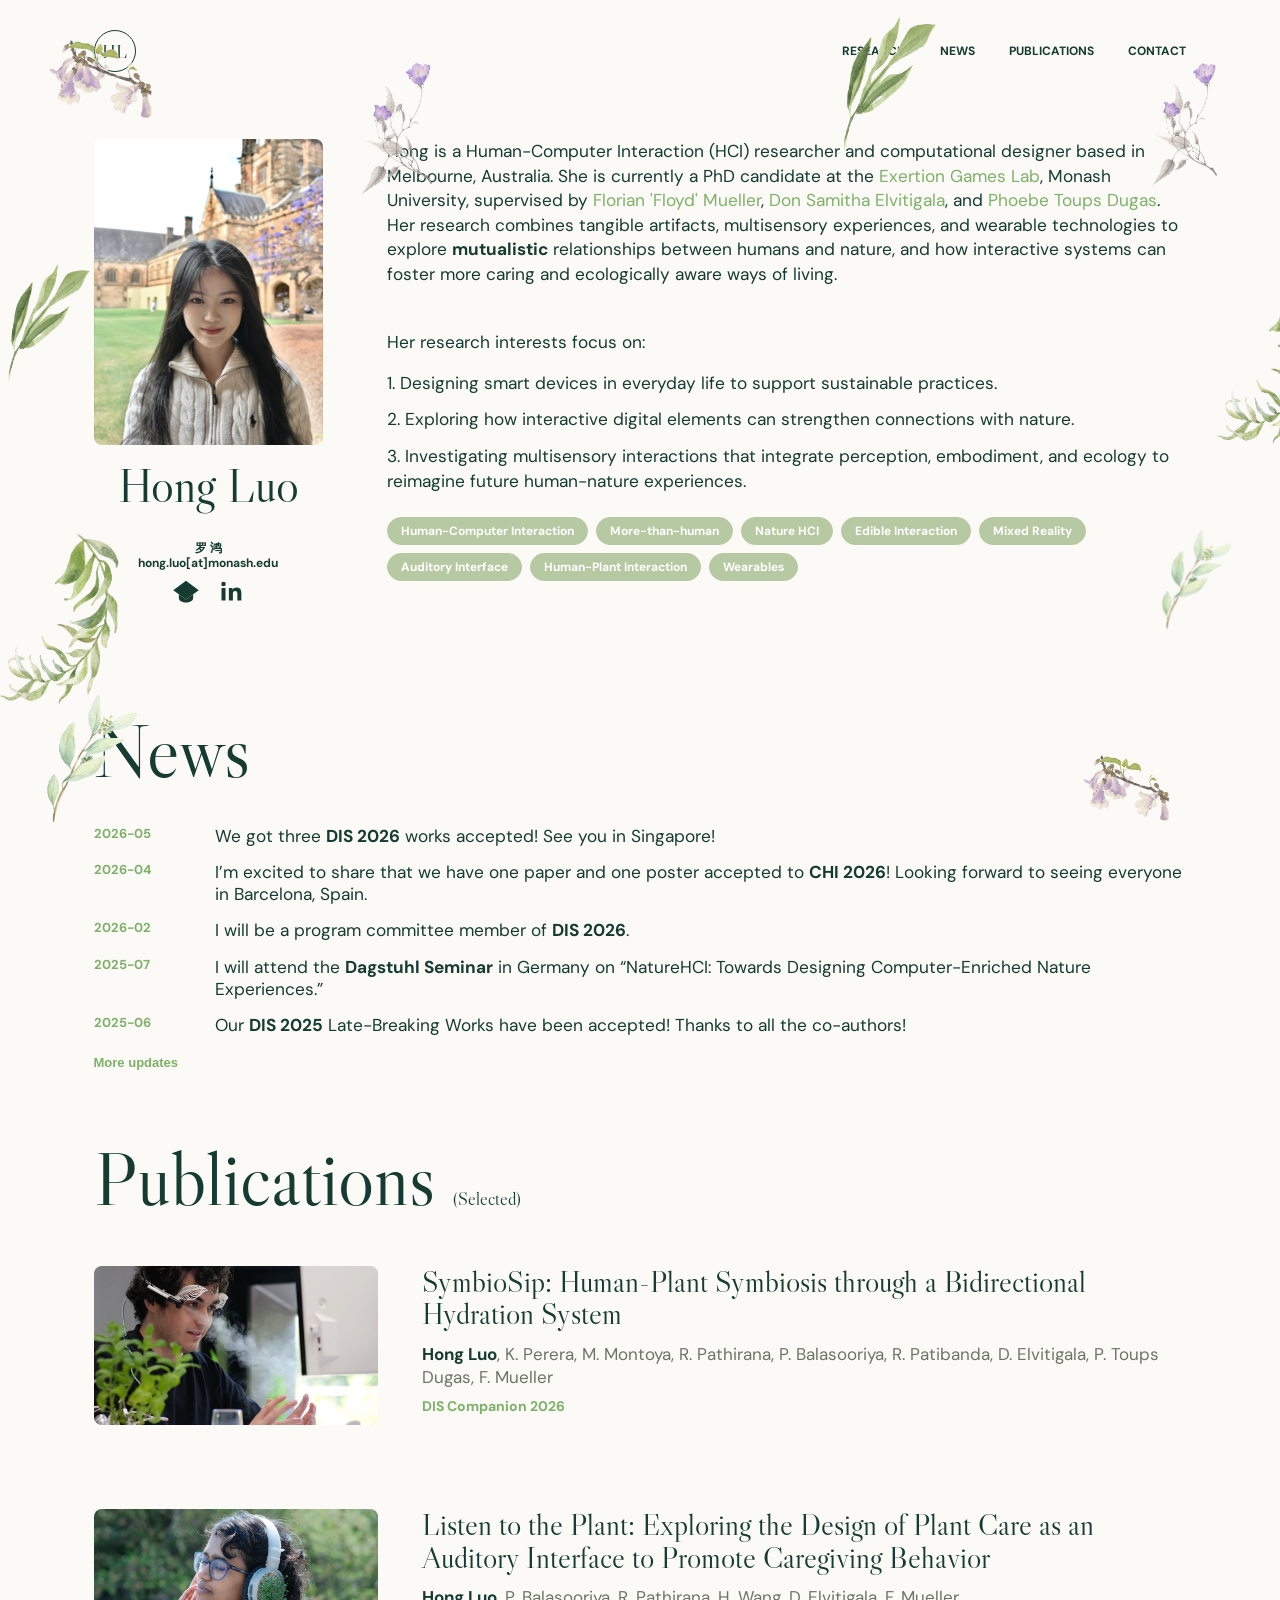
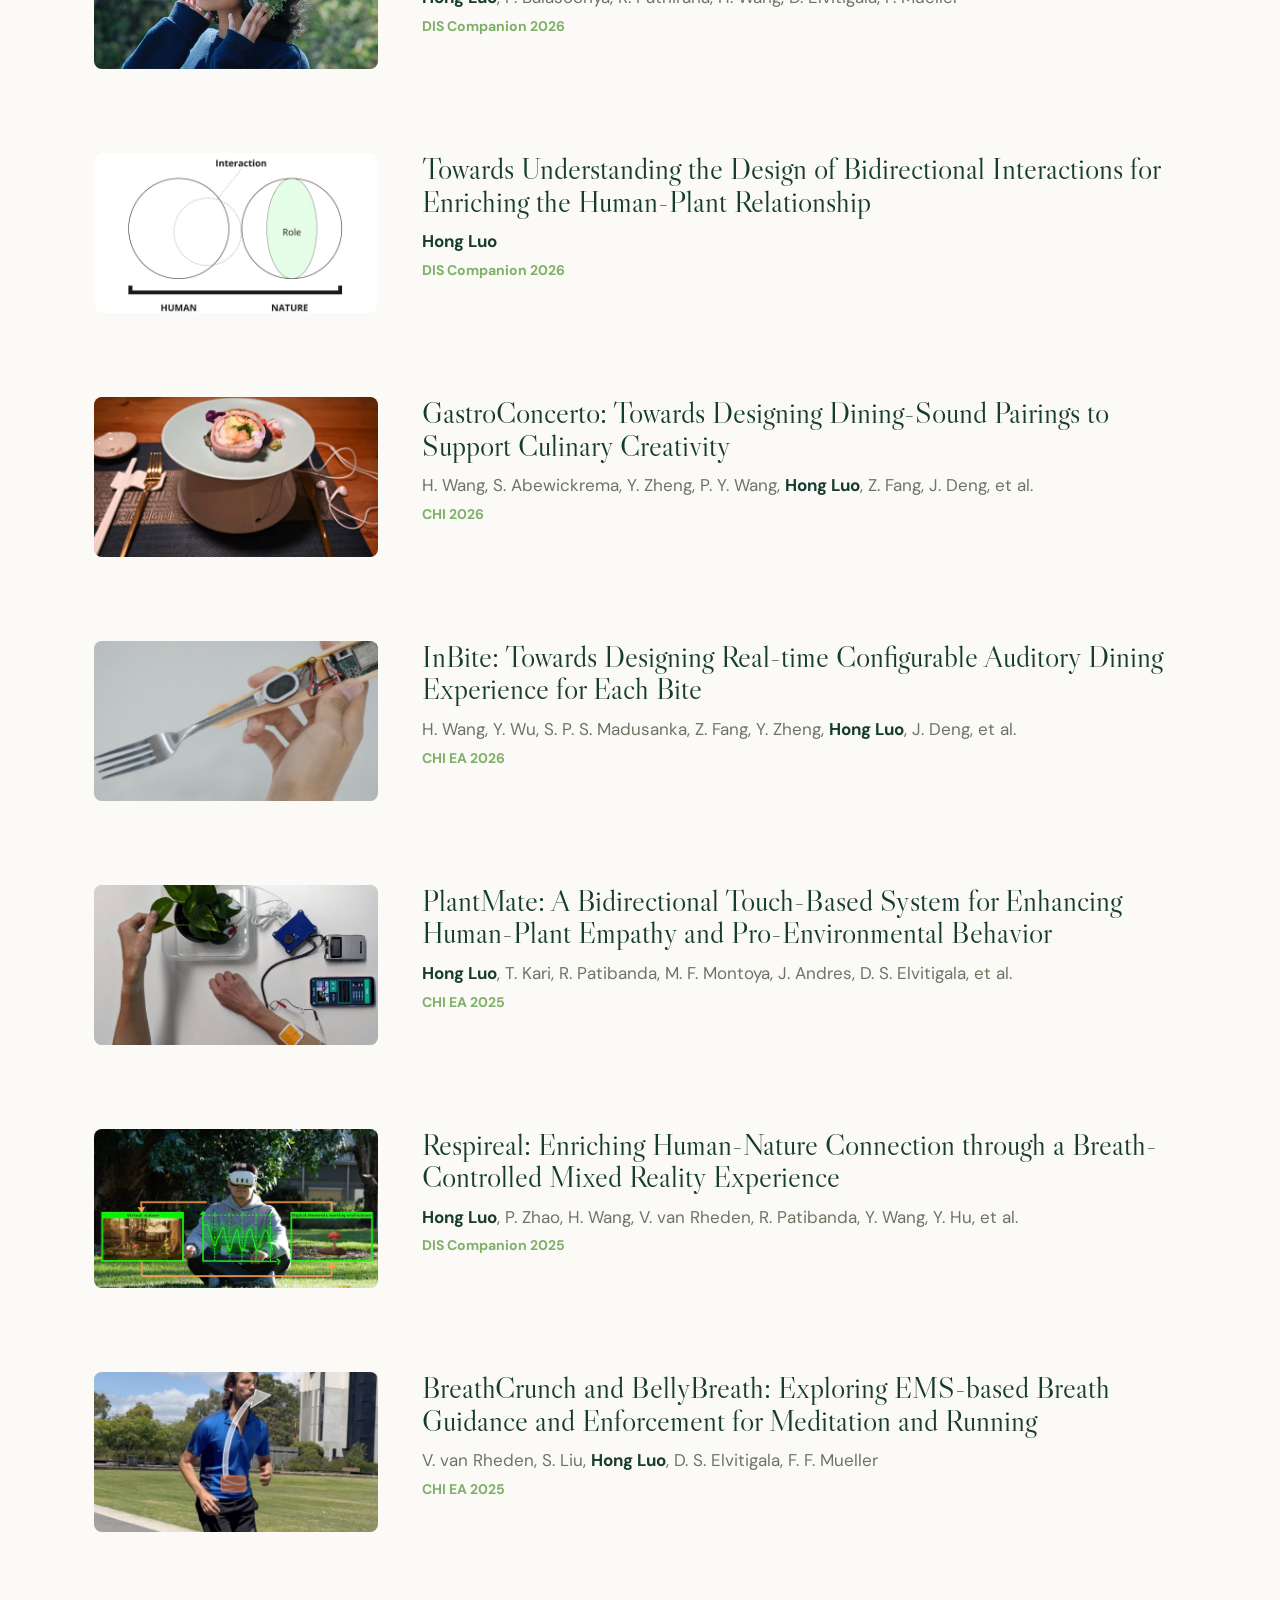
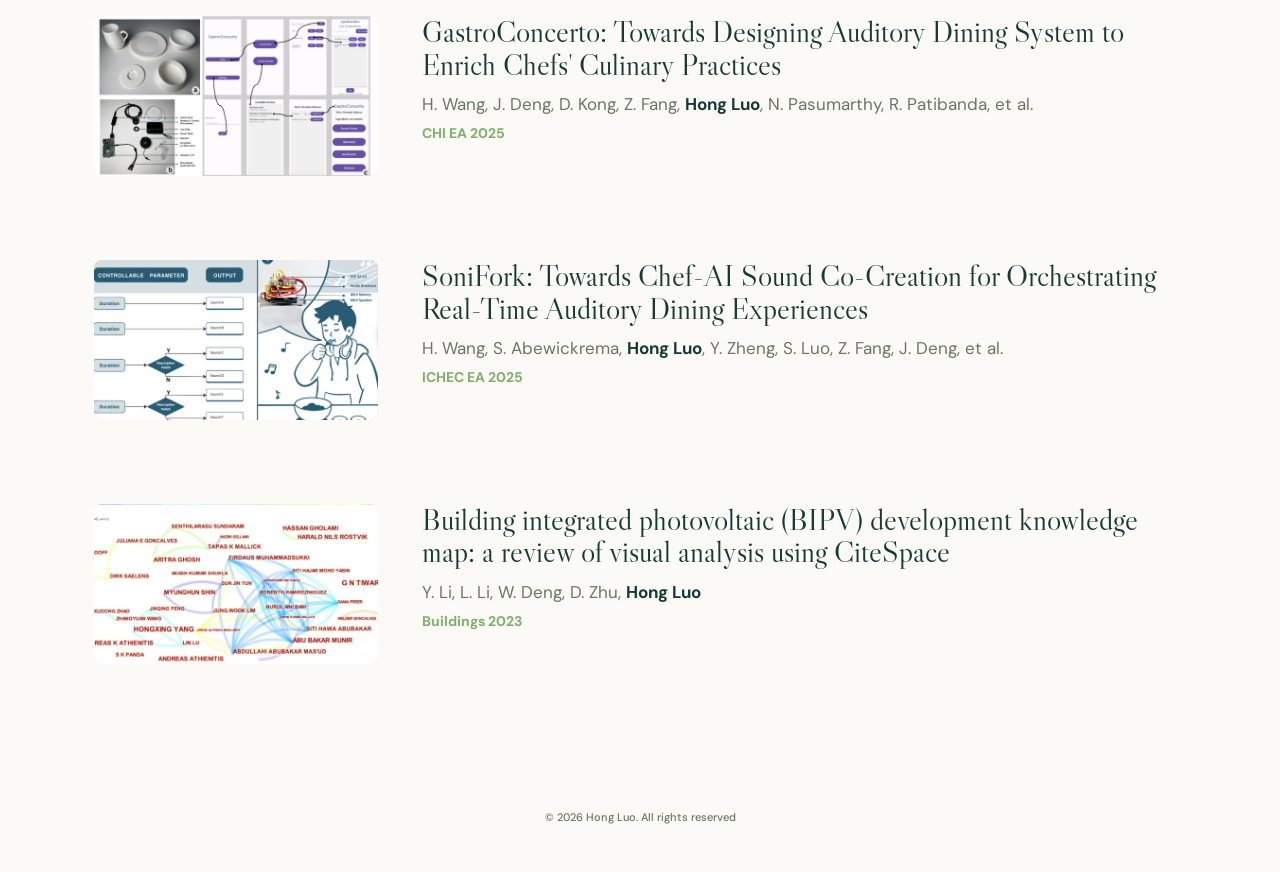
<file: index.html>
<!doctype html>
<html lang="en">
  <head>
    <meta charset="UTF-8" />
    <meta name="viewport" content="width=device-width, initial-scale=1.0" />
    <title>Hong Luo | Academic Portfolio</title>
    <meta
      name="description"
      content="Academic website for Hong Luo, PhD Candidate at Monash University working in HCI, more-than-human interaction, nature HCI, and wearables."
    />
    <link rel="preconnect" href="https://fonts.googleapis.com" />
    <link rel="preconnect" href="https://fonts.gstatic.com" crossorigin />
    <link
      href="https://fonts.googleapis.com/css2?family=DM+Sans:wght@400;500;700&family=Libre+Caslon+Display&display=swap"
      rel="stylesheet"
    />
    <link rel="stylesheet" href="styles.css?v=20260517-contact-group-adjust" />
  </head>
  <body>
    <div class="floating-objects" aria-hidden="true">
      <img src="assets/floating/object-0.png" alt="" />
      <img src="assets/floating/bellflower.png" alt="" />
      <img src="assets/floating/object-15.png" alt="" />
      <img src="assets/floating/h402.png" alt="" />
      <img src="assets/floating/object-16.png" alt="" />
      <img src="assets/floating/object-0.png" alt="" />
      <img src="assets/floating/bellflower.png" alt="" />
      <img src="assets/floating/object-15.png" alt="" />
      <img src="assets/floating/h402.png" alt="" />
      <img src="assets/floating/object-16.png" alt="" />
    </div>
    <main class="page-shell">
      <header class="site-header" aria-label="Site header">
        <a class="wordmark" href="#top" aria-label="Hong Luo home">HL</a>
        <nav class="nav-links" aria-label="Primary navigation">
          <a href="#research">Research</a>
          <a href="#news">News</a>
          <a href="#publications">Publications</a>
          <a href="#contact">Contact</a>
        </nav>
      </header>

      <section class="hero" id="top">
      </section>

      <section class="profile-card" id="contact" aria-label="Academic profile">
        <div class="profile-photo">
          <img
            src="assets/hong-luo-profile.jpg"
            alt="Hong Luo"
          />
          <h1 class="photo-name">Hong Luo</h1>
          <p class="photo-name-cn">罗 鸿</p>
          <div class="profile-links" aria-label="Profile links">
            <a class="email-link" href="mailto:hong.luo@monash.edu">hong.luo[at]monash.edu</a>
            <div class="social-links">
              <a
                class="icon-link"
                href="https://scholar.google.com/citations?hl=en&user=FDxBogEAAAAJ&view_op=list_works&sortby=pubdate"
                aria-label="Google Scholar"
              >
                <svg viewBox="0 0 24 24" aria-hidden="true">
                  <path d="M12 3 1.8 10.5 12 18l10.2-7.5L12 3Z" />
                  <path d="M6.3 13.8v3.1c0 1.9 2.6 3.4 5.7 3.4s5.7-1.5 5.7-3.4v-3.1L12 18l-5.7-4.2Z" />
                </svg>
              </a>
              <a
                class="icon-link"
                href="https://www.linkedin.com/in/hong-luo-b34373303"
                aria-label="LinkedIn"
              >
                <svg viewBox="0 0 24 24" aria-hidden="true">
                  <path d="M5.2 8.7h3.2v10.1H5.2V8.7Zm1.6-4.9a1.8 1.8 0 1 1 0 3.6 1.8 1.8 0 0 1 0-3.6Zm4.1 4.9H14v1.4h.1c.4-.8 1.5-1.7 3.1-1.7 3.3 0 3.9 2.2 3.9 5v5.4h-3.2V14c0-1.2 0-2.8-1.7-2.8s-1.9 1.3-1.9 2.7v4.9h-3.2V8.7Z" />
                </svg>
              </a>
            </div>
          </div>
        </div>
        <div class="profile-copy">
          <p>
            Hong is a Human-Computer Interaction (HCI) researcher and
            computational designer based in Melbourne, Australia. She is
            currently a PhD candidate at the
            <a class="lab-link" href="https://exertiongameslab.org/">Exertion Games Lab</a>,
            Monash University, supervised by
            <a class="supervisor-link" href="https://www.florianfloydmueller.com/">Florian 'Floyd' Mueller</a>,
            <a class="supervisor-link" href="https://samithaelvitigala.com/">Don Samitha Elvitigala</a>,
            and <a class="supervisor-link" href="https://transgamer.prof/">Phoebe Toups Dugas</a>.
            Her research combines tangible artifacts,
            multisensory experiences, and wearable technologies to explore
            <strong>mutualistic</strong> relationships between humans and
            nature, and how interactive systems can foster more caring and
            ecologically aware ways of living.
          </p>
          <div class="research-tags" id="research">
            <p class="research-heading">Her research interests focus on:</p>
            <ol class="interest-list">
              <li>Designing smart devices in everyday life to support sustainable practices.</li>
              <li>Exploring how interactive digital elements can strengthen connections with nature.</li>
              <li>Investigating multisensory interactions that integrate perception, embodiment, and ecology to reimagine future human-nature experiences.</li>
            </ol>
            <div class="tag-cloud" aria-label="Research keywords">
              <span>Human-Computer Interaction</span>
              <span>More-than-human</span>
              <span>Nature HCI</span>
              <span>Edible Interaction</span>
              <span>Mixed Reality</span>
              <span>Auditory Interface</span>
              <span>Human-Plant Interaction</span>
              <span>Wearables</span>
            </div>
          </div>
        </div>
      </section>

      <section class="single-section news-section" id="news">
        <h2>News</h2>
        <div class="news-list">
          <article class="news-item">
            <time datetime="2026-05">2026-05</time>
            <p>We got three <strong>DIS 2026</strong> works accepted! See you in Singapore!</p>
          </article>
          <article class="news-item">
            <time datetime="2026-04">2026-04</time>
            <p>I’m excited to share that we have one paper and one poster accepted to <strong>CHI 2026</strong>! Looking forward to seeing everyone in Barcelona, Spain.</p>
          </article>
          <article class="news-item">
            <time datetime="2026-02">2026-02</time>
            <p>I will be a program committee member of <strong>DIS 2026</strong>.</p>
          </article>
          <article class="news-item">
            <time datetime="2025-07">2025-07</time>
            <p>I will attend the <strong>Dagstuhl Seminar</strong> in Germany on “NatureHCI: Towards Designing Computer-Enriched Nature Experiences.”</p>
          </article>
          <article class="news-item">
            <time datetime="2025-06">2025-06</time>
            <p>Our <strong>DIS 2025</strong> Late-Breaking Works have been accepted! Thanks to all the co-authors!</p>
          </article>
          <article class="news-item" hidden>
            <time datetime="2025-02">2025-02</time>
            <p>We got two <strong>CHI 2025</strong> works accepted! See you in Yokohama!</p>
          </article>
          <article class="news-item" hidden>
            <time datetime="2024-07">2024-07</time>
            <p>I officially joined the <strong>Exertion Games Lab</strong> to begin my PhD journey exploring nature-based interactive experiences.</p>
          </article>
        </div>
        <button class="news-toggle" type="button" aria-expanded="false">More updates</button>
      </section>

      <section class="single-section" id="publications">
        <h2>Publications <span>(Selected)</span></h2>

        <article class="publication">
          <div class="pub-image image-cover">
            <img src="assets/publications/symbiosip.jpg" alt="SymbioSip project" />
          </div>
          <div class="pub-content">
            <h3>
              <a href="https://exertiongameslab.org/wp-content/uploads/2026/05/symbiosip_dis2026.pdf">
                SymbioSip: Human-Plant Symbiosis through a Bidirectional Hydration System
              </a>
            </h3>
            <p class="pub-authors"><strong>Hong Luo</strong>, K. Perera, M. Montoya, R. Pathirana, P. Balasooriya, R. Patibanda, D. Elvitigala, P. Toups Dugas, F. Mueller</p>
            <span>DIS Companion 2026</span>
          </div>
        </article>

        <article class="publication">
          <div class="pub-image image-cover">
            <img src="assets/publications/listen-plant.jpg" alt="Listen to the Plant project" />
          </div>
          <div class="pub-content">
            <h3>
              <a href="https://exertiongameslab.org/wp-content/uploads/2026/05/listen_dis2026.pdf">
                Listen to the Plant: Exploring the Design of Plant Care as an Auditory Interface to Promote Caregiving Behavior
              </a>
            </h3>
            <p class="pub-authors"><strong>Hong Luo</strong>, P. Balasooriya, R. Pathirana, H. Wang, D. Elvitigala, F. Mueller</p>
            <span>DIS Companion 2026</span>
          </div>
        </article>

        <article class="publication featured">
          <div class="pub-image image-cover">
            <img src="assets/publications/bidirectional.jpg" alt="Bidirectional human-plant interaction diagram" />
          </div>
          <div class="pub-content">
            <h3>
              <a href="https://exertiongameslab.org/wp-content/uploads/2026/05/towards_understanding_plant_dis2026.pdf">
                Towards Understanding the Design of Bidirectional Interactions for Enriching the Human-Plant Relationship
              </a>
            </h3>
            <p class="pub-authors"><strong>Hong Luo</strong></p>
            <span>DIS Companion 2026</span>
          </div>
        </article>

        <article class="publication">
          <div class="pub-image image-cover">
            <img src="assets/publications/gastroconcerto-chi.jpg" alt="GastroConcerto dining-sound pairing" />
          </div>
          <div class="pub-content">
            <h3>
              <a href="https://scholar.google.com/citations?view_op=view_citation&hl=en&user=FDxBogEAAAAJ&sortby=pubdate&citation_for_view=FDxBogEAAAAJ:YsMSGLbcyi4C">
                GastroConcerto: Towards Designing Dining-Sound Pairings to Support Culinary Creativity
              </a>
            </h3>
            <p class="pub-authors">H. Wang, S. Abewickrema, Y. Zheng, P. Y. Wang, <strong>Hong Luo</strong>, Z. Fang, J. Deng, et al.</p>
            <span>CHI 2026</span>
          </div>
        </article>

        <article class="publication">
          <div class="pub-image image-cover">
            <img src="assets/publications/inbite.jpg" alt="InBite auditory dining prototype" />
          </div>
          <div class="pub-content">
            <h3>
              <a href="https://scholar.google.com/citations?view_op=view_citation&hl=en&user=FDxBogEAAAAJ&sortby=pubdate&citation_for_view=FDxBogEAAAAJ:W7OEmFMy1HYC">
                InBite: Towards Designing Real-time Configurable Auditory Dining Experience for Each Bite
              </a>
            </h3>
            <p class="pub-authors">H. Wang, Y. Wu, S. P. S. Madusanka, Z. Fang, Y. Zheng, <strong>Hong Luo</strong>, J. Deng, et al.</p>
            <span>CHI EA 2026</span>
          </div>
        </article>

        <article class="publication">
          <div class="pub-image image-cover">
            <img src="assets/publications/plantmate.jpg" alt="PlantMate interactive plant system" />
          </div>
          <div class="pub-content">
            <h3>
              <a href="https://scholar.google.com/citations?view_op=view_citation&hl=en&user=FDxBogEAAAAJ&sortby=pubdate&citation_for_view=FDxBogEAAAAJ:2osOgNQ5qMEC">
                PlantMate: A Bidirectional Touch-Based System for Enhancing Human-Plant Empathy and Pro-Environmental Behavior
              </a>
            </h3>
            <p class="pub-authors"><strong>Hong Luo</strong>, T. Kari, R. Patibanda, M. F. Montoya, J. Andres, D. S. Elvitigala, et al.</p>
            <span>CHI EA 2025</span>
          </div>
        </article>

        <article class="publication featured">
          <div class="pub-image image-cover">
            <img src="assets/publications/respireal.jpg" alt="Respireal mixed reality nature experience" />
          </div>
          <div class="pub-content">
            <h3>
              <a href="https://scholar.google.com/citations?view_op=view_citation&hl=en&user=FDxBogEAAAAJ&sortby=pubdate&citation_for_view=FDxBogEAAAAJ:IjCSPb-OGe4C">
                Respireal: Enriching Human-Nature Connection through a Breath-Controlled Mixed Reality Experience
              </a>
            </h3>
            <p class="pub-authors"><strong>Hong Luo</strong>, P. Zhao, H. Wang, V. van Rheden, R. Patibanda, Y. Wang, Y. Hu, et al.</p>
            <span>DIS Companion 2025</span>
          </div>
        </article>

        <article class="publication">
          <div class="pub-image image-cover">
            <img src="assets/publications/breathcrunch.jpg" alt="BreathCrunch wearable running system" />
          </div>
          <div class="pub-content">
            <h3>
              <a href="https://scholar.google.com/citations?view_op=view_citation&hl=en&user=FDxBogEAAAAJ&sortby=pubdate&citation_for_view=FDxBogEAAAAJ:UeHWp8X0CEIC">
                BreathCrunch and BellyBreath: Exploring EMS-based Breath Guidance and Enforcement for Meditation and Running
              </a>
            </h3>
            <p class="pub-authors">V. van Rheden, S. Liu, <strong>Hong Luo</strong>, D. S. Elvitigala, F. F. Mueller</p>
            <span>CHI EA 2025</span>
          </div>
        </article>

        <article class="publication">
          <div class="pub-image image-cover">
            <img src="assets/publications/gastroconcerto-ea.jpg" alt="GastroConcerto auditory dining system" />
          </div>
          <div class="pub-content">
            <h3>
              <a href="https://scholar.google.com/citations?view_op=view_citation&hl=en&user=FDxBogEAAAAJ&sortby=pubdate&citation_for_view=FDxBogEAAAAJ:qjMakFHDy7sC">
                GastroConcerto: Towards Designing Auditory Dining System to Enrich Chefs' Culinary Practices
              </a>
            </h3>
            <p class="pub-authors">H. Wang, J. Deng, D. Kong, Z. Fang, <strong>Hong Luo</strong>, N. Pasumarthy, R. Patibanda, et al.</p>
            <span>CHI EA 2025</span>
          </div>
        </article>

        <article class="publication featured">
          <div class="pub-image image-cover">
            <img src="assets/publications/sonifork.jpg" alt="SoniFork system diagram" />
          </div>
          <div class="pub-content">
            <h3>
              <a href="https://scholar.google.com/citations?view_op=view_citation&hl=en&user=FDxBogEAAAAJ&sortby=pubdate&citation_for_view=FDxBogEAAAAJ:Y0pCki6q_DkC">
                SoniFork: Towards Chef-AI Sound Co-Creation for Orchestrating Real-Time Auditory Dining Experiences
              </a>
            </h3>
            <p class="pub-authors">H. Wang, S. Abewickrema, <strong>Hong Luo</strong>, Y. Zheng, S. Luo, Z. Fang, J. Deng, et al.</p>
            <span>ICHEC EA 2025</span>
          </div>
        </article>

        <article class="publication">
          <div class="pub-image image-cover">
            <img src="assets/publications/bipv.jpg" alt="BIPV knowledge map visualization" />
          </div>
          <div class="pub-content">
            <h3>
              <a href="https://scholar.google.com/citations?view_op=view_citation&hl=en&user=FDxBogEAAAAJ&sortby=pubdate&citation_for_view=FDxBogEAAAAJ:zYLM7Y9cAGgC">
                Building integrated photovoltaic (BIPV) development knowledge map: a review of visual analysis using CiteSpace
              </a>
            </h3>
            <p class="pub-authors">Y. Li, L. Li, W. Deng, D. Zhu, <strong>Hong Luo</strong></p>
            <span>Buildings 2023</span>
          </div>
        </article>
      </section>

      <footer class="footer">
        <p>© 2026 Hong Luo. All rights reserved</p>
      </footer>

    </main>

    <script>
      const newsToggle = document.querySelector(".news-toggle");
      const newsItems = [...document.querySelectorAll(".news-item")];
      const visibleNewsCount = 5;

      function updateNews(isExpanded) {
        newsItems.forEach((item, index) => {
          item.hidden = !isExpanded && index >= visibleNewsCount;
        });
        newsToggle.textContent = isExpanded ? "Show less" : "More updates";
        newsToggle.setAttribute("aria-expanded", String(isExpanded));
      }

      if (newsToggle) {
        updateNews(false);
        newsToggle.addEventListener("click", () => {
          updateNews(newsToggle.getAttribute("aria-expanded") !== "true");
        });
      }

      const floatingStage = document.querySelector(".floating-objects");
      const floatingItems = [...document.querySelectorAll(".floating-objects img")];

      if (floatingStage && floatingItems.length) {
        function getClusterPoints() {
          const spreadX = Math.min(window.innerWidth * 0.23, 250);
          const spreadY = Math.min(window.innerHeight * 0.22, 190);
          const horizontalShift = window.innerWidth <= 540
            ? -Math.min(window.innerWidth * 0.16, 72)
            : -Math.min(window.innerWidth * 0.075, 86);
          const verticalShift = -Math.min(window.innerHeight * 0.055, 42);
          return [
            { x: horizontalShift, y: -spreadY + verticalShift },
            { x: spreadX * 0.7 + horizontalShift, y: -spreadY * 0.72 + verticalShift },
            { x: spreadX + horizontalShift, y: verticalShift },
            { x: spreadX * 0.7 + horizontalShift, y: spreadY * 0.72 + verticalShift },
            { x: horizontalShift, y: spreadY + verticalShift },
            { x: -spreadX * 0.7 + horizontalShift, y: spreadY * 0.72 + verticalShift },
            { x: -spreadX + horizontalShift, y: verticalShift },
            { x: -spreadX * 0.7 + horizontalShift, y: -spreadY * 0.72 + verticalShift },
          ];
        }

        function getScatteredPoint(index) {
          const zones = [
            { x: -0.42, y: -0.43 },
            { x: 0.4, y: -0.42 },
            { x: -0.47, y: -0.12 },
            { x: 0.47, y: -0.1 },
            { x: -0.42, y: 0.34 },
            { x: 0.41, y: 0.34 },
            { x: -0.18, y: -0.47 },
            { x: 0.2, y: -0.46 },
            { x: -0.48, y: 0.13 },
            { x: 0.48, y: 0.13 },
          ];
          const zone = zones[index % zones.length];
          const jitterX = (Math.random() - 0.5) * window.innerWidth * 0.06;
          const jitterY = (Math.random() - 0.5) * window.innerHeight * 0.06;
          const horizontalShift = window.innerWidth <= 540
            ? -Math.min(window.innerWidth * 0.16, 72)
            : -Math.min(window.innerWidth * 0.075, 86);
          const verticalShift = -Math.min(window.innerHeight * 0.055, 42);
          return {
            x: zone.x * window.innerWidth + jitterX + horizontalShift,
            y: zone.y * window.innerHeight + jitterY + verticalShift,
          };
        }

        let clusterPoints = getClusterPoints();

        const states = floatingItems.map((item, index) => {
          const scattered = getScatteredPoint(index);
          const state = {
            item,
            x: scattered.x,
            y: scattered.y,
            vx: 0,
            vy: 0,
            tx: scattered.x,
            ty: scattered.y,
            initialX: scattered.x,
            initialY: scattered.y,
            rotation: 0,
            targetRotation: 0,
            floatSpeed: 0.18 + Math.random() * 0.22,
            floatRange: 14 + Math.random() * 26,
            cluster: clusterPoints[index % clusterPoints.length],
          };
          item.style.setProperty("--x", `${state.x}px`);
          item.style.setProperty("--y", `${state.y}px`);
          return state;
        });

        let pointerX = Infinity;
        let pointerY = Infinity;
        let active = false;
        let scrollProgress = 0;
        const stiffness = 0.009;
        const damping = 0.82;

        function updateFloatingOpacity() {
          const clusterOpacity = active ? 0.5 : 1;
          floatingStage.style.setProperty("--floating-opacity", `${clusterOpacity * (1 - scrollProgress)}`);
        }

        function updateTargets() {
          const rect = floatingStage.getBoundingClientRect();
          const cx = rect.left + rect.width / 2;
          const cy = rect.top + rect.height / 2;
          const dx = pointerX - cx;
          const dy = pointerY - cy;
          active = Math.sqrt(dx * dx + dy * dy) < 300;
          updateFloatingOpacity();

          states.forEach((state, index) => {
            if (active) {
              state.tx = state.cluster.x;
              state.ty = state.cluster.y;
              state.targetRotation = ((index % 5) - 2) * 7;
            } else {
              const time = performance.now() / 1000;
              state.tx = state.initialX + Math.sin(time * state.floatSpeed + index) * state.floatRange;
              state.ty = state.initialY + Math.cos(time * state.floatSpeed * 0.8 + index) * state.floatRange;
              state.targetRotation = 0;
            }
          });
        }

        function animateFloating() {
          updateTargets();
          states.forEach((state) => {
            state.vx = (state.vx + (state.tx - state.x) * stiffness) * damping;
            state.vy = (state.vy + (state.ty - state.y) * stiffness) * damping;
            state.x += state.vx;
            state.y += state.vy;
            state.rotation += (state.targetRotation - state.rotation) * 0.012;
            state.item.style.setProperty("--x", `${state.x}px`);
            state.item.style.setProperty("--y", `${state.y}px`);
            state.item.style.setProperty("--rot", `${state.rotation}deg`);
          });
          requestAnimationFrame(animateFloating);
        }

        window.addEventListener("pointermove", (event) => {
          pointerX = event.clientX;
          pointerY = event.clientY;
        });

        window.addEventListener("pointerleave", () => {
          pointerX = Infinity;
          pointerY = Infinity;
        });

        window.addEventListener("scroll", () => {
          scrollProgress = Math.min(Math.max(window.scrollY / 520, 0), 1);
          updateFloatingOpacity();
          floatingStage.style.setProperty("--floating-scroll", `${scrollProgress * 120}px`);
        }, { passive: true });

        window.addEventListener("resize", () => {
          clusterPoints = getClusterPoints();
          states.forEach((state, index) => {
            const scattered = getScatteredPoint(index);
            state.initialX = scattered.x;
            state.initialY = scattered.y;
            state.cluster = clusterPoints[index % clusterPoints.length];
          });
        });

        animateFloating();
      }

    </script>
  </body>
</html>
</file>
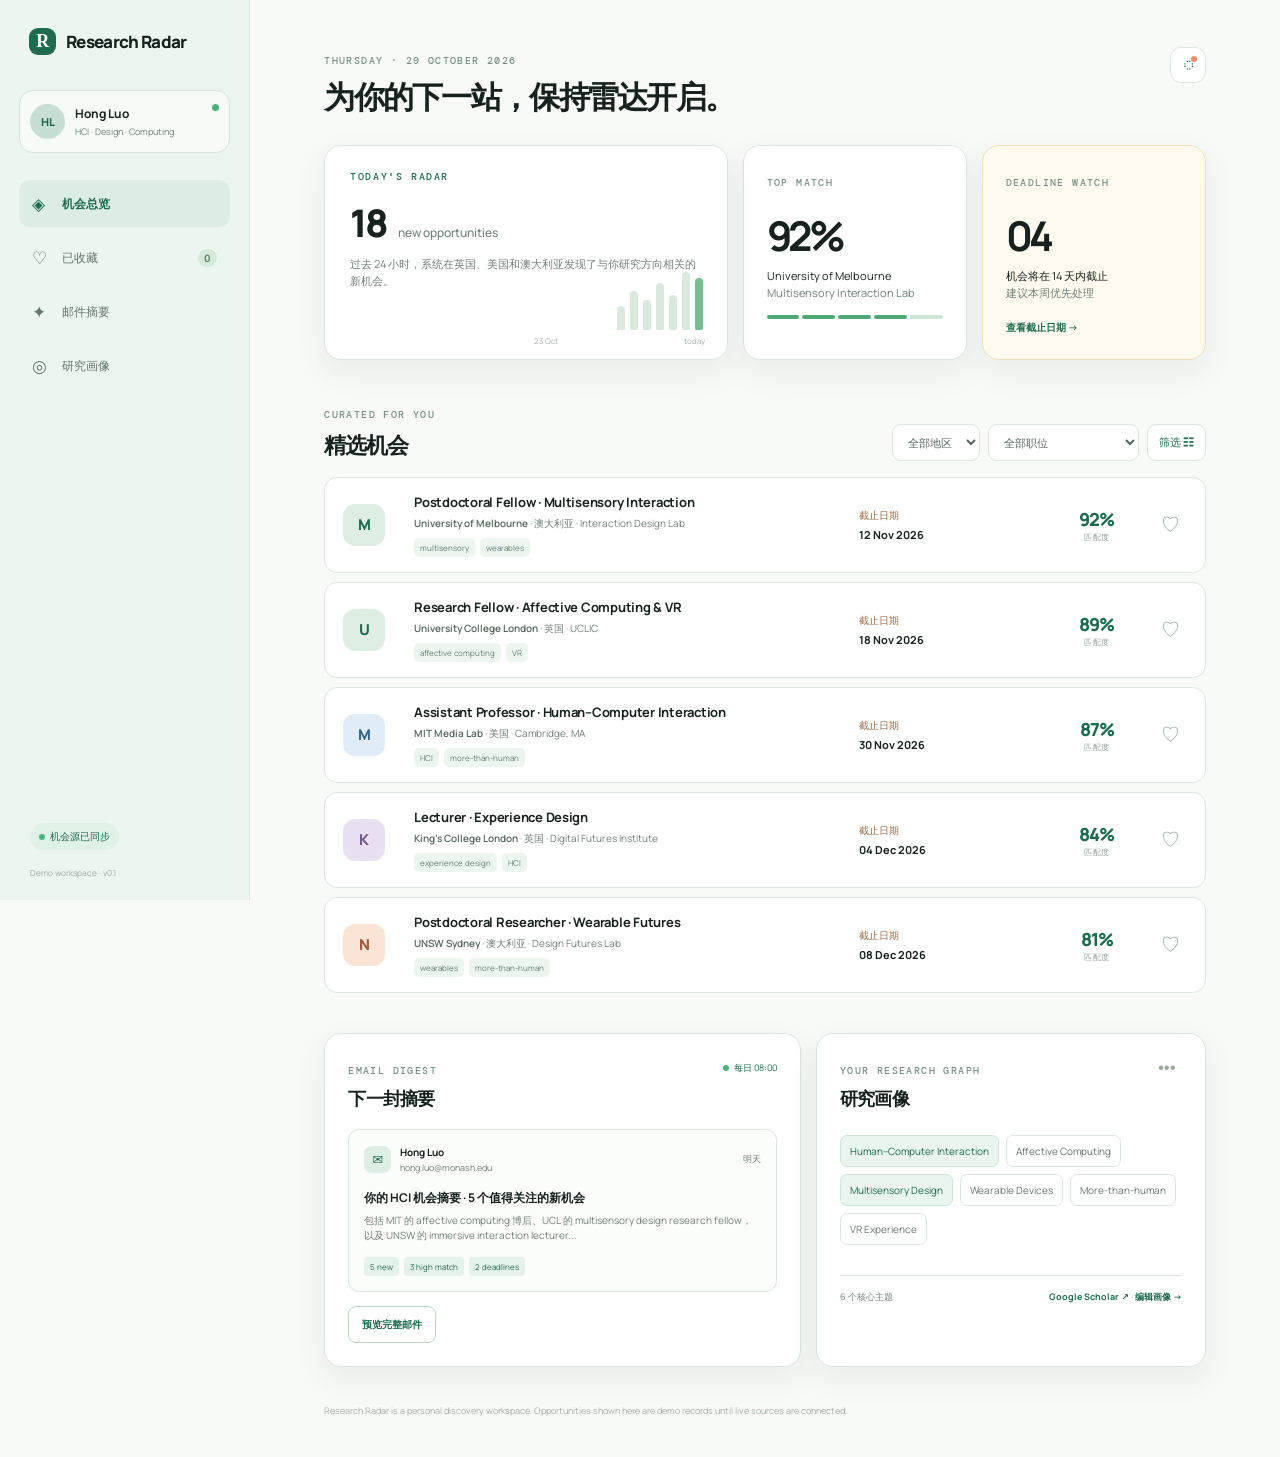
<file: research-radar/index.html>
<!doctype html>
<html lang="zh-CN">
<head>
  <meta charset="utf-8" />
  <meta name="viewport" content="width=device-width, initial-scale=1" />
  <title>Research Radar · Academic opportunities</title>
  <link rel="preconnect" href="https://fonts.googleapis.com">
  <link rel="preconnect" href="https://fonts.gstatic.com" crossorigin>
  <link href="https://fonts.googleapis.com/css2?family=DM+Mono:wght@400;500&family=Manrope:wght@400;500;600;700;800&display=swap" rel="stylesheet">
  <link rel="stylesheet" href="styles.css" />
</head>
<body>
  <div class="shell">
    <aside class="sidebar">
      <div class="brand"><span class="brand-mark">R</span><span>Research Radar</span></div>
      <div class="profile-card">
        <div class="avatar">HL</div>
        <div><strong>Hong Luo</strong><small>HCI · Design · Computing</small></div>
        <span class="status-dot"></span>
      </div>
      <nav>
        <a class="active" href="#dashboard"><span>◈</span>机会总览</a>
        <a href="#saved"><span>♡</span>已收藏 <b id="savedCount">0</b></a>
        <a href="#digest"><span>✦</span>邮件摘要</a>
        <a href="#profile"><span>◎</span>研究画像</a>
      </nav>
      <div class="sidebar-bottom"><div class="sync-pill"><i></i>机会源已同步</div><small>Demo workspace · v0.1</small></div>
    </aside>

    <main class="main" id="dashboard">
      <header class="topbar"><div><span class="eyebrow">THURSDAY · 29 OCTOBER 2026</span><h1>为你的下一站，保持雷达开启。</h1></div><button class="icon-btn" title="通知">◌<span class="notification"></span></button></header>
      <section class="hero-grid">
        <div class="hero-card"><div class="hero-kicker">TODAY'S RADAR</div><div class="hero-number">18 <span>new opportunities</span></div><p>过去 24 小时，系统在英国、美国和澳大利亚发现了与你研究方向相关的新机会。</p><div class="mini-bars"><span style="height:38%"></span><span style="height:62%"></span><span style="height:47%"></span><span style="height:75%"></span><span style="height:55%"></span><span style="height:92%"></span><span class="today" style="height:82%"></span></div><div class="bar-labels"><span>23 Oct</span><span>today</span></div></div>
        <div class="stat-card"><span class="eyebrow">TOP MATCH</span><strong>92%</strong><p>University of Melbourne<br><span>Multisensory Interaction Lab</span></p><div class="match-line"><i></i><i></i><i></i><i></i><i></i></div></div>
        <div class="stat-card warm"><span class="eyebrow">DEADLINE WATCH</span><strong>04</strong><p>机会将在 14 天内截止<br><span>建议本周优先处理</span></p><button class="text-btn" data-scroll="opportunities">查看截止日期 →</button></div>
      </section>

      <section class="section-head" id="opportunities"><div><span class="eyebrow">CURATED FOR YOU</span><h2>精选机会</h2></div><div class="controls"><select id="regionFilter"><option value="all">全部地区</option><option>英国</option><option>美国</option><option>澳大利亚</option></select><select id="roleFilter"><option value="all">全部职位</option><option>Postdoctoral Fellow</option><option>Research Fellow</option><option>Lecturer</option><option>Assistant Professor</option></select><button class="filter-btn" id="filterBtn">筛选 <span>☷</span></button></div></section>
      <div class="opportunity-list" id="opportunityList"></div>

      <section class="bottom-grid">
        <div class="panel digest-panel" id="digest"><div class="panel-head"><div><span class="eyebrow">EMAIL DIGEST</span><h3>下一封摘要</h3></div><span class="live-label"><i></i>每日 08:00</span></div><div class="email-preview"><div class="email-top"><span class="mail-icon">✉</span><div><strong>Hong Luo</strong><small>hong.luo@monash.edu</small></div><span class="email-date">明天</span></div><h4>你的 HCI 机会摘要 · 5 个值得关注的新机会</h4><p>包括 MIT 的 affective computing 博后、UCL 的 multisensory design research fellow，以及 UNSW 的 immersive interaction lecturer...</p><div class="email-tags"><span>5 new</span><span>3 high match</span><span>2 deadlines</span></div></div><button class="outline-btn" id="previewBtn">预览完整邮件</button></div>
        <div class="panel profile-panel" id="profile"><div class="panel-head"><div><span class="eyebrow">YOUR RESEARCH GRAPH</span><h3>研究画像</h3></div><button class="more-btn">•••</button></div><div class="tag-cloud"><span class="tag hot">Human–Computer Interaction</span><span class="tag">Affective Computing</span><span class="tag hot">Multisensory Design</span><span class="tag">Wearable Devices</span><span class="tag">More-than-human</span><span class="tag">VR Experience</span></div><div class="profile-foot"><span>6 个核心主题</span><span><a href="https://scholar.google.com/citations?user=FDxBogE&amp;hl=en&amp;oi=sra" target="_blank" rel="noreferrer">Google Scholar ↗</a> · <a href="#profile">编辑画像 →</a></span></div></div>
      </section>
      <footer>Research Radar is a personal discovery workspace. Opportunities shown here are demo records until live sources are connected.</footer>
    </main>
  </div>
  <div class="toast" id="toast"></div>
  <div class="modal-backdrop" id="modal"><div class="modal"><button class="close" id="closeModal">×</button><span class="eyebrow">EMAIL PREVIEW</span><h2>你的 HCI 机会摘要</h2><p class="muted">收件人：hong.luo@monash.edu · 明天 08:00</p><div class="modal-email"><h3>5 个值得关注的新机会</h3><div class="modal-row"><b>92%</b><span>Postdoctoral Fellow · University of Melbourne</span></div><div class="modal-row"><b>89%</b><span>Research Fellow · University College London</span></div><div class="modal-row"><b>87%</b><span>Assistant Professor · MIT Media Lab</span></div></div><button class="primary-btn" id="closeModal2">知道了</button></div></div>
  <script src="app.js"></script>
</body>
</html>
</file>
<file: styles.css>
:root {
  --paper: #fbfaf7;
  --ink: #163b31;
  --muted: #6c7564;
  --line: rgba(22, 59, 49, 0.28);
  --accent: #b7c9a2;
  --soft: #e2ddcd;
}

* {
  box-sizing: border-box;
}

html {
  scroll-behavior: smooth;
}

body {
  margin: 0;
  background: var(--paper);
  color: var(--ink);
  font-family: "DM Sans", Arial, sans-serif;
}

a {
  color: inherit;
  text-decoration: none;
}

.page-shell {
  position: relative;
  z-index: 1;
  width: min(100%, 1180px);
  margin: 0 auto;
  padding: 14px clamp(18px, 3.4vw, 56px) 42px;
}

.site-header {
  position: sticky;
  top: 0;
  z-index: 5;
  display: flex;
  align-items: center;
  justify-content: space-between;
  gap: 18px;
  padding: 16px 0;
  background: rgba(251, 250, 247, 0.84);
  backdrop-filter: blur(12px);
}

.wordmark {
  display: grid;
  place-items: center;
  width: 42px;
  height: 42px;
  border: 1px solid var(--ink);
  border-radius: 50%;
  font-family: "Libre Caslon Display", Georgia, serif;
  font-size: 19px;
}

.nav-links {
  display: flex;
  gap: clamp(14px, 3vw, 34px);
  font-size: 12px;
  font-weight: 700;
  letter-spacing: 0;
  text-transform: uppercase;
}

.nav-links a {
  padding: 9px 0;
  transition: color 180ms ease;
}

.nav-links a:hover {
  color: #7fb069;
}

.hero {
  min-height: 0;
  display: flex;
  flex-direction: column;
  justify-content: center;
  padding: 0;
}

.eyebrow,
.section-kicker,
.pub-year {
  margin: 0;
  font-size: 12px;
  font-weight: 700;
  letter-spacing: 0;
  text-transform: uppercase;
}

h1,
h2,
h3,
p {
  margin-top: 0;
}

h1 {
  margin-bottom: 20px;
  font-family: "Libre Caslon Display", Georgia, serif;
  font-size: clamp(84px, 18vw, 220px);
  font-weight: 400;
  line-height: 0.82;
}

.photo-name {
  margin: 16px 0 0;
  text-align: center;
  font-size: clamp(30px, 3.8vw, 48px);
  white-space: nowrap;
}

.photo-name-cn {
  margin: clamp(22px, 3vw, 34px) 0 -18px;
  text-align: center;
  color: inherit;
  font-size: 12px;
  font-weight: 700;
  letter-spacing: 0;
}

.hero-copy {
  width: min(100%, 790px);
  margin-bottom: 30px;
  font-size: clamp(24px, 4vw, 48px);
  line-height: 1.03;
}

.profile-links {
  display: flex;
  flex-direction: column;
  align-items: center;
  gap: 6px;
}

.profile-links a {
  display: inline-flex;
  align-items: center;
  justify-content: center;
  min-height: 0;
  padding: 0;
  border: 0;
  border-radius: 0;
  font-size: 12px;
  font-weight: 700;
  text-transform: none;
  text-decoration: none;
  text-decoration-thickness: 1px;
  text-underline-offset: 5px;
}

.profile-links a:hover {
  color: var(--muted);
  text-decoration: underline;
}

.profile-card {
  position: relative;
  display: grid;
  grid-template-columns: minmax(170px, 21%) 1fr;
  gap: clamp(28px, 5vw, 64px);
  align-items: start;
  padding: clamp(28px, 4vw, 52px) 0 clamp(34px, 6vw, 72px);
  scroll-margin-top: 92px;
}

.floating-objects {
  position: fixed;
  inset: 0;
  z-index: 8;
  pointer-events: none;
  opacity: var(--floating-opacity, 1);
  transform: translateY(var(--floating-scroll, 0px));
  transition: opacity 420ms ease;
  overflow: hidden;
}

.floating-objects img {
  position: absolute;
  left: 50%;
  top: 50%;
  width: var(--size, 140px);
  height: var(--size, 140px);
  object-fit: contain;
  transform: translate3d(var(--x, 0px), var(--y, 0px), 0) rotate(var(--rot, 0deg));
  will-change: transform;
  animation: object-bob var(--bob-speed, 10s) ease-in-out infinite alternate;
}

.floating-objects img:nth-child(1) { --size: 125px; --bob-speed: 10.8s; }
.floating-objects img:nth-child(2) { --size: 160px; --bob-speed: 11.4s; }
.floating-objects img:nth-child(3) { --size: 118px; --bob-speed: 10.2s; }
.floating-objects img:nth-child(4) { --size: 185px; --bob-speed: 11.8s; }
.floating-objects img:nth-child(5) { --size: 145px; --bob-speed: 10.9s; }
.floating-objects img:nth-child(6) { --size: 105px; --bob-speed: 11.2s; }
.floating-objects img:nth-child(7) { --size: 172px; --bob-speed: 10.7s; }
.floating-objects img:nth-child(8) { --size: 135px; --bob-speed: 11.6s; }
.floating-objects img:nth-child(9) { --size: 198px; --bob-speed: 11.1s; }
.floating-objects img:nth-child(10) { --size: 112px; --bob-speed: 10.4s; }

@keyframes object-bob {
  from {
    margin: -10px 0 0 -6px;
  }
  to {
    margin: 12px 0 0 8px;
  }
}

.profile-photo,
.profile-copy {
  position: relative;
  z-index: 1;
}

.profile-photo {
  width: 100%;
  max-width: 250px;
}

.profile-links {
  margin-top: 16px;
}

.social-links {
  display: flex;
  justify-content: center;
  gap: 14px;
}

.profile-links .icon-link {
  width: 30px;
  height: 30px;
  color: var(--ink);
  text-decoration: none;
}

.profile-links .icon-link svg {
  width: 100%;
  height: 100%;
  fill: currentColor;
}

.profile-photo > img {
  width: 100%;
  aspect-ratio: 3 / 4;
  object-fit: cover;
  object-position: center 72%;
  border-radius: 8px;
  filter: grayscale(0.2) contrast(1.04);
}

.profile-copy {
  min-width: 0;
}

.profile-copy > p:not(.section-kicker) {
  margin-bottom: clamp(26px, 4vw, 44px);
  font-size: clamp(15px, 1.35vw, 18px);
  line-height: 1.42;
}

.profile-copy a {
  text-decoration: none;
  text-decoration-thickness: 1px;
  text-underline-offset: 4px;
}

.profile-copy a:hover {
  color: var(--muted);
  text-decoration: underline;
}

.profile-copy .supervisor-link,
.profile-copy .lab-link {
  color: #7fb069;
}

.profile-copy .supervisor-link:hover,
.profile-copy .lab-link:hover {
  color: #7fb069;
}

.research-tags {
  width: 100%;
  padding-top: 0;
}

.research-heading {
  margin: 0;
  font-size: clamp(15px, 1.35vw, 18px);
  line-height: 1.42;
  color: var(--ink);
}

.interest-list {
  display: grid;
  gap: 12px;
  margin: 16px 0 24px;
  padding: 0;
  list-style-position: inside;
  color: var(--ink);
  font-size: clamp(15px, 1.35vw, 18px);
  line-height: 1.42;
}

.single-section {
  padding: clamp(42px, 7vw, 84px) 0;
  scroll-margin-top: 58px;
}

.news-section {
  padding: clamp(10px, 2vw, 28px) 0 clamp(12px, 2vw, 24px);
}

.news-section + #publications {
  padding-top: clamp(16px, 2.8vw, 36px);
}

.single-section h2 {
  width: min(100%, 900px);
  margin: 12px 0 10px;
  font-family: "Libre Caslon Display", Georgia, serif;
  font-size: clamp(36px, 6vw, 76px);
  font-weight: 400;
  line-height: 0.92;
}

.single-section h2 span {
  font-family: inherit;
  font-size: clamp(12px, 1.4vw, 18px);
  font-weight: 400;
}

.news-list {
  margin-top: clamp(20px, 3vw, 32px);
}

.news-item {
  display: grid;
  grid-template-columns: 96px 1fr;
  gap: clamp(14px, 2vw, 28px);
  padding: 7px 0;
}

.news-item[hidden] {
  display: none;
}

.news-item time {
  color: #7fb069;
  font-size: 13px;
  font-weight: 700;
}

.news-item p {
  margin: 0;
  color: var(--ink);
  font-size: clamp(15px, 1.35vw, 18px);
  line-height: 1.28;
}

.news-toggle {
  margin-top: 12px;
  min-width: 0;
  height: auto;
  padding: 0;
  border: 0;
  background: transparent;
  color: #7fb069;
  font-size: 13px;
  font-weight: 700;
  text-align: left;
  text-transform: none;
}

.news-toggle:hover {
  text-decoration: underline;
}

.tag-cloud {
  display: flex;
  flex-wrap: wrap;
  gap: 8px;
  margin-top: 14px;
}

.tag-cloud span {
  padding: 7px 13px;
  border: 1px solid #b7c9a2;
  border-radius: 999px;
  background: #b7c9a2;
  color: #fff;
  font-size: 12px;
  font-weight: 700;
  line-height: 1;
}

.publication {
  display: grid;
  grid-template-columns: minmax(170px, 26%) 1fr;
  gap: clamp(20px, 4vw, 44px);
  align-items: start;
  padding: clamp(24px, 4vw, 42px) 0;
}

.publication h3 {
  width: min(100%, 980px);
  margin: 0 0 12px;
  font-family: "Libre Caslon Display", Georgia, serif;
  font-size: clamp(19px, 2.35vw, 31px);
  font-weight: 400;
  line-height: 1.08;
}

.publication h3 a {
  text-decoration-thickness: 1px;
  text-underline-offset: 6px;
}

.publication h3 a:hover {
  text-decoration: underline;
  text-decoration-color: #7fb069;
}

.pub-authors {
  display: block;
  width: min(100%, 820px);
  margin-bottom: 8px;
  color: var(--muted);
  font-size: clamp(14px, 1.5vw, 17px);
  line-height: 1.4;
}

.publication span {
  display: block;
  width: auto;
  margin-bottom: 8px;
  padding: 0;
  border-radius: 0;
  background: transparent;
  color: #7fb069;
  font-size: clamp(12px, 1.2vw, 14px);
  font-weight: 700;
  line-height: 1.2;
}

.pub-authors {
  margin-top: 0;
}

.pub-authors strong {
  color: var(--ink);
  font-weight: 700;
}

.pub-content {
  min-width: 0;
}

.pub-image {
  position: relative;
  aspect-ratio: 16 / 9;
  width: 100%;
  align-self: start;
  border-radius: 8px;
  overflow: hidden;
  background-color: var(--soft);
}

.pub-image.image-cover img {
  position: absolute;
  inset: 0;
  width: 100%;
  height: 100%;
  object-fit: cover;
}

.pub-image.image-cover::before,
.pub-image.image-cover::after {
  display: none;
}

.pub-image::before,
.pub-image::after {
  content: "";
  position: absolute;
  inset: 0;
}

.pub-image::before {
  background:
    radial-gradient(circle at 30% 28%, rgba(243, 239, 228, 0.95) 0 10%, transparent 11%),
    radial-gradient(circle at 70% 68%, rgba(22, 59, 49, 0.82) 0 14%, transparent 15%),
    linear-gradient(135deg, rgba(183, 201, 162, 0.8), rgba(108, 117, 100, 0.28));
}

.pub-image::after {
  opacity: 0.75;
  background:
    linear-gradient(90deg, transparent 49%, rgba(22, 59, 49, 0.34) 50%, transparent 51%),
    linear-gradient(0deg, transparent 49%, rgba(22, 59, 49, 0.24) 50%, transparent 51%);
  background-size: 34px 34px;
}

.pub-image.auditory::before {
  background:
    repeating-radial-gradient(circle at 36% 48%, transparent 0 18px, rgba(22, 59, 49, 0.42) 19px 20px),
    linear-gradient(135deg, #d9d3bf, #9daf8a);
}

.pub-image.dining::before {
  background:
    radial-gradient(circle at 50% 50%, rgba(243, 239, 228, 0.95) 0 28%, transparent 29%),
    conic-gradient(from 12deg, #163b31, #b7c9a2, #6c7564, #163b31);
}

.pub-image.fork::before {
  background:
    linear-gradient(90deg, transparent 46%, rgba(243, 239, 228, 0.95) 47% 53%, transparent 54%),
    radial-gradient(circle at 50% 24%, rgba(22, 59, 49, 0.9) 0 10%, transparent 11%),
    linear-gradient(145deg, #8fa27a, #d6cfb8);
}

.pub-image.breath::before {
  background:
    radial-gradient(ellipse at 50% 50%, transparent 0 24%, rgba(243, 239, 228, 0.82) 25% 26%, transparent 27%),
    radial-gradient(ellipse at 50% 50%, transparent 0 42%, rgba(22, 59, 49, 0.42) 43% 44%, transparent 45%),
    linear-gradient(135deg, #b7c9a2, #e2ddcd);
}

.pub-image.wearable::before {
  background:
    radial-gradient(circle at 48% 38%, transparent 0 23%, rgba(22, 59, 49, 0.72) 24% 28%, transparent 29%),
    linear-gradient(135deg, #d7d0bb, #8d9f78);
}

.pub-image.culinary::before {
  background:
    radial-gradient(circle at 50% 46%, rgba(243, 239, 228, 0.94) 0 20%, transparent 21%),
    repeating-linear-gradient(45deg, rgba(22, 59, 49, 0.5) 0 2px, transparent 2px 18px),
    linear-gradient(135deg, #becaa5, #e2ddcd);
}

.pub-image.plant::before {
  background:
    radial-gradient(ellipse at 42% 54%, rgba(22, 59, 49, 0.84) 0 18%, transparent 19%),
    radial-gradient(ellipse at 62% 38%, rgba(183, 201, 162, 0.92) 0 16%, transparent 17%),
    linear-gradient(135deg, #dcd5c0, #8da579);
}

.pub-image.solar::before {
  background:
    linear-gradient(90deg, rgba(22, 59, 49, 0.55) 1px, transparent 1px),
    linear-gradient(0deg, rgba(22, 59, 49, 0.45) 1px, transparent 1px),
    linear-gradient(135deg, #9dae8d, #e4ddca);
  background-size: 42px 42px, 42px 42px, auto;
}

.footer {
  display: flex;
  flex-direction: column;
  align-items: center;
  gap: 14px;
  padding: 20px 0 6px;
  color: var(--muted);
  font-size: 11px;
  font-weight: 500;
  text-align: center;
  text-transform: none;
}

.footer p {
  margin: 0;
}

.footer a {
  color: var(--ink);
  text-decoration: underline;
  text-underline-offset: 4px;
}

@media (max-width: 820px) {
  .profile-card {
    grid-template-columns: 1fr;
  }

  .floating-objects {
    opacity: var(--floating-opacity, 1);
  }

  .profile-photo {
    width: min(100%, 300px);
  }
}

@media (max-width: 540px) {
  .site-header {
    align-items: center;
    flex-direction: row;
    gap: 10px;
    padding: 14px 0 8px;
  }

  .nav-links {
    flex-direction: row;
    align-items: center;
    justify-content: flex-end;
    flex: 1;
    flex-wrap: wrap;
    gap: 4px 10px;
    font-size: 10px;
  }

  .nav-links a {
    padding: 6px 0;
  }

  .floating-objects {
    z-index: 0;
  }

  .profile-card {
    padding-top: 22px;
    scroll-margin-top: 76px;
  }

  .single-section {
    scroll-margin-top: 82px;
  }

  .profile-photo {
    margin: 0 auto;
  }

  .profile-copy > p:not(.section-kicker),
  .research-heading,
  .interest-list {
    font-size: 14px;
  }

  .tag-cloud {
    gap: 7px;
  }

  .tag-cloud span {
    padding: 6px 10px;
    font-size: 11px;
  }

  h1 {
    font-size: clamp(76px, 24vw, 112px);
  }

  .publication h3 {
    font-size: clamp(18px, 5.4vw, 26px);
  }

  .publication {
    grid-template-columns: 1fr;
  }

  .news-item {
    grid-template-columns: 1fr;
    gap: 4px;
  }

}

@media (prefers-reduced-motion: reduce) {
  .floating-objects img {
    animation: none;
  }
}
</file>
<file: research-radar/styles.css>
:root{--ink:#17221e;--muted:#718079;--line:#dce5df;--paper:#f7faf7;--card:#fff;--green:#1e6b50;--mint:#dceee3;--yellow:#f8e8b5;--coral:#ed8c6d;--shadow:0 12px 34px rgba(32,67,52,.07)}*{box-sizing:border-box}html{scroll-behavior:smooth}body{margin:0;background:var(--paper);color:var(--ink);font-family:Manrope,system-ui,sans-serif}.shell{display:flex;min-height:100vh}.sidebar{width:250px;background:#edf5ef;border-right:1px solid var(--line);padding:28px 19px 22px;display:flex;flex-direction:column;position:fixed;inset:0 auto 0 0}.brand{font-weight:800;letter-spacing:-.04em;font-size:17px;display:flex;align-items:center;gap:10px;margin:0 10px 35px}.brand-mark{display:grid;place-items:center;width:27px;height:27px;border-radius:9px;background:var(--green);color:#fff;font-family:Georgia,serif;font-size:18px}.profile-card{display:flex;align-items:center;gap:10px;padding:13px 10px;border:1px solid #d6e4d9;background:#f6fbf6;border-radius:14px;margin-bottom:27px}.avatar{width:35px;height:35px;border-radius:50%;background:#c7dfd2;color:var(--green);display:grid;place-items:center;font-size:11px;font-weight:800}.profile-card strong,.profile-card small{display:block}.profile-card strong{font-size:12px}.profile-card small{color:var(--muted);font-size:9px;margin-top:3px}.status-dot{width:7px;height:7px;background:#4db17d;border-radius:50%;margin-left:auto;align-self:flex-start}.sidebar nav{display:grid;gap:7px}.sidebar nav a{color:#65746d;text-decoration:none;font-size:12px;padding:12px 13px;border-radius:11px;display:flex;align-items:center;gap:12px}.sidebar nav a span{font-size:17px;width:18px}.sidebar nav a b{font-size:10px;margin-left:auto;background:#d5e9dc;padding:2px 6px;border-radius:10px}.sidebar nav a.active,.sidebar nav a:hover{color:var(--green);background:#dceee3;font-weight:700}.sidebar-bottom{margin-top:auto;color:#9aa9a0;font-size:10px;display:grid;gap:17px;padding:0 11px}.sync-pill{color:var(--green);background:#e0f1e6;width:max-content;padding:6px 9px;border-radius:20px;font-size:10px}.sync-pill i,.live-label i{display:inline-block;width:6px;height:6px;border-radius:50%;background:#49b37b;margin-right:5px}.main{margin-left:250px;width:calc(100% - 250px);max-width:1400px;padding:47px 5.8vw 40px}.topbar{display:flex;justify-content:space-between;align-items:flex-start;margin-bottom:31px}.eyebrow{font:500 10px 'DM Mono',monospace;letter-spacing:.14em;color:#799086}.topbar h1{font-size:31px;letter-spacing:-.055em;line-height:1.12;margin:10px 0 0;font-weight:700}.icon-btn{background:var(--card);border:1px solid var(--line);width:36px;height:36px;border-radius:11px;font-size:20px;color:var(--green);position:relative}.notification{width:6px;height:6px;border-radius:50%;background:var(--coral);position:absolute;top:8px;right:8px}.hero-grid{display:grid;grid-template-columns:1.8fr 1fr 1fr;gap:15px;margin-bottom:41px}.hero-card,.stat-card,.panel{background:var(--card);border:1px solid var(--line);border-radius:17px;box-shadow:var(--shadow)}.hero-card{padding:24px 25px 19px;min-height:190px;position:relative;overflow:hidden}.hero-kicker{font:500 10px 'DM Mono',monospace;color:var(--green);letter-spacing:.16em}.hero-number{font-size:38px;letter-spacing:-.07em;font-weight:800;margin-top:13px}.hero-number span{font-size:12px;letter-spacing:0;color:var(--muted);font-weight:500;margin-left:7px}.hero-card p{font-size:11px;line-height:1.6;color:var(--muted);max-width:385px;margin:7px 0}.mini-bars{position:absolute;right:24px;bottom:29px;display:flex;align-items:end;gap:5px;height:63px}.mini-bars span{display:block;width:8px;border-radius:5px 5px 2px 2px;background:#d9e9de}.mini-bars .today{background:#75bd91}.bar-labels{position:absolute;right:22px;bottom:13px;left:52%;display:flex;justify-content:space-between;color:#a7b3ab;font-size:8px}.stat-card{padding:23px;min-height:190px}.stat-card strong{display:block;font-size:41px;letter-spacing:-.08em;margin-top:16px}.stat-card p{font-size:11px;line-height:1.55;margin:4px 0;color:var(--ink)}.stat-card p span{color:var(--muted)}.warm{background:#fffaf0;border-color:#f0dfb7}.match-line{display:flex;gap:3px;margin-top:14px}.match-line i{height:4px;flex:1;background:#cbe3d1;border-radius:4px}.match-line i:first-child,.match-line i:nth-child(2),.match-line i:nth-child(3),.match-line i:nth-child(4){background:#4fa975}.text-btn{border:0;background:none;color:var(--green);padding:0;font:600 10px Manrope;margin-top:15px}.section-head{display:flex;justify-content:space-between;align-items:end;margin-bottom:16px}.section-head h2{font-size:22px;letter-spacing:-.05em;margin:7px 0 0}.controls{display:flex;gap:8px}.controls select,.filter-btn{font:500 11px Manrope;color:#576760;background:var(--card);border:1px solid var(--line);padding:9px 11px;border-radius:9px}.filter-btn{color:var(--green);cursor:pointer}.opportunity-list{display:grid;gap:9px}.opportunity{display:grid;grid-template-columns:54px 1fr 180px 82px 32px;align-items:center;gap:17px;padding:15px 18px;background:#fff;border:1px solid var(--line);border-radius:13px;transition:.2s}.opportunity:hover{border-color:#9bc5aa;transform:translateY(-1px);box-shadow:var(--shadow)}.logo{width:42px;height:42px;border-radius:12px;display:grid;place-items:center;font-weight:800;font-size:15px;color:var(--green);background:#dfeee3}.logo.blue{background:#e0ecf7;color:#386489}.logo.orange{background:#f9e4d5;color:#a25938}.logo.purple{background:#e9e1f3;color:#73538b}.opp-main h3{font-size:13px;margin:0 0 5px;letter-spacing:-.02em}.opp-main p{font-size:10px;color:var(--muted);margin:0}.opp-main p b{color:#52665c;font-weight:600}.opp-tags{display:flex;gap:5px;flex-wrap:wrap;margin-top:7px}.opp-tag{font-size:8px;color:#62806c;background:#edf5ef;padding:4px 6px;border-radius:5px}.deadline{font-size:10px;color:#9a6b45}.deadline strong{display:block;color:var(--ink);font-size:11px;margin-top:4px}.score{text-align:center;color:var(--green);font-size:18px;font-weight:800;letter-spacing:-.05em}.score small{font-size:8px;display:block;letter-spacing:.03em;color:#91a097;font-weight:500}.save{border:0;background:none;color:#9bac9f;font-size:19px;cursor:pointer}.save.saved{color:var(--coral)}.bottom-grid{display:grid;grid-template-columns:1.1fr .9fr;gap:15px;margin-top:40px}.panel{padding:23px}.panel-head{display:flex;align-items:start;justify-content:space-between}.panel h3{font-size:18px;letter-spacing:-.04em;margin:7px 0 0}.live-label{font-size:9px;color:var(--green);margin-top:4px}.email-preview{border:1px solid var(--line);border-radius:11px;margin-top:18px;padding:15px;background:#fbfdfb}.email-top{display:flex;align-items:center;gap:9px}.mail-icon{width:27px;height:27px;background:#dfeee3;border-radius:8px;display:grid;place-items:center;font-size:13px;color:var(--green)}.email-top strong,.email-top small{display:block}.email-top strong{font-size:10px}.email-top small{font-size:9px;color:var(--muted);margin-top:2px}.email-date{margin-left:auto;font-size:9px;color:var(--muted)}.email-preview h4{font-size:12px;margin:15px 0 6px}.email-preview p{font-size:10px;color:var(--muted);line-height:1.55;margin:0}.email-tags{display:flex;gap:5px;margin-top:13px}.email-tags span{font-size:8px;color:var(--green);background:#e5f2e9;padding:4px 6px;border-radius:4px}.outline-btn,.primary-btn{font:600 10px Manrope;border-radius:8px;padding:10px 13px;cursor:pointer}.outline-btn{margin-top:14px;background:#fff;border:1px solid #bcd6c4;color:var(--green)}.tag-cloud{display:flex;flex-wrap:wrap;gap:7px;margin:24px 0 30px}.tag{font-size:10px;border:1px solid var(--line);padding:8px 9px;border-radius:7px;color:#66756d}.tag.hot{color:var(--green);background:#e9f5ed;border-color:#cde5d4}.profile-foot{border-top:1px solid var(--line);padding-top:14px;font-size:9px;color:var(--muted);display:flex;justify-content:space-between}.profile-foot a{color:var(--green);text-decoration:none;font-weight:700}.more-btn{border:0;background:none;color:#9aaa9f;font-size:17px}footer{font-size:9px;color:#a3aea7;margin-top:37px}.toast{position:fixed;right:26px;bottom:24px;background:#173d2e;color:#fff;font-size:11px;padding:12px 15px;border-radius:9px;opacity:0;transform:translateY(10px);transition:.25s;pointer-events:none}.toast.show{opacity:1;transform:translateY(0)}.modal-backdrop{position:fixed;inset:0;background:rgba(19,38,29,.32);display:none;place-items:center;padding:20px}.modal-backdrop.open{display:grid}.modal{width:min(470px,100%);background:#fff;border-radius:18px;padding:30px;position:relative;box-shadow:0 20px 60px #183e2e33}.modal h2{font-size:24px;letter-spacing:-.05em;margin:10px 0 5px}.muted{font-size:10px;color:var(--muted)}.close{position:absolute;right:18px;top:14px;border:0;background:none;font-size:25px;color:#94a198}.modal-email{background:#f4f9f5;border:1px solid var(--line);border-radius:10px;padding:13px;margin:22px 0}.modal-email h3{font-size:13px;margin:0 0 13px}.modal-row{border-top:1px solid #dbe9de;padding:11px 0;display:flex;gap:14px;align-items:center;font-size:10px}.modal-row b{color:var(--green);font-size:16px}.primary-btn{background:var(--green);color:#fff;border:0}
@media(max-width:960px){.sidebar{width:210px}.main{margin-left:210px;width:calc(100% - 210px);padding-inline:4vw}.hero-grid{grid-template-columns:1fr 1fr}.hero-card{grid-column:1/-1}.opportunity{grid-template-columns:42px 1fr 72px 30px}.deadline{display:none}.bottom-grid{grid-template-columns:1fr}}
@media(max-width:650px){.sidebar{position:static;width:100%;height:auto;padding:15px;display:block}.shell{display:block}.profile-card{display:none}.brand{margin:0}.sidebar nav{display:flex;overflow:auto;margin-top:15px}.sidebar nav a{white-space:nowrap}.sidebar-bottom{display:none}.main{margin:0;width:100%;padding:28px 18px}.topbar h1{font-size:25px}.hero-grid{grid-template-columns:1fr 1fr}.stat-card{padding:17px}.stat-card strong{font-size:32px}.section-head{display:block}.controls{margin-top:15px;overflow:auto}.opportunity{grid-template-columns:38px 1fr 32px;gap:10px;padding:13px}.score{grid-column:3;grid-row:1/3}.opp-main h3{font-size:12px}.opportunity .logo{width:34px;height:34px;font-size:12px}.bottom-grid{margin-top:28px}}
</file>
